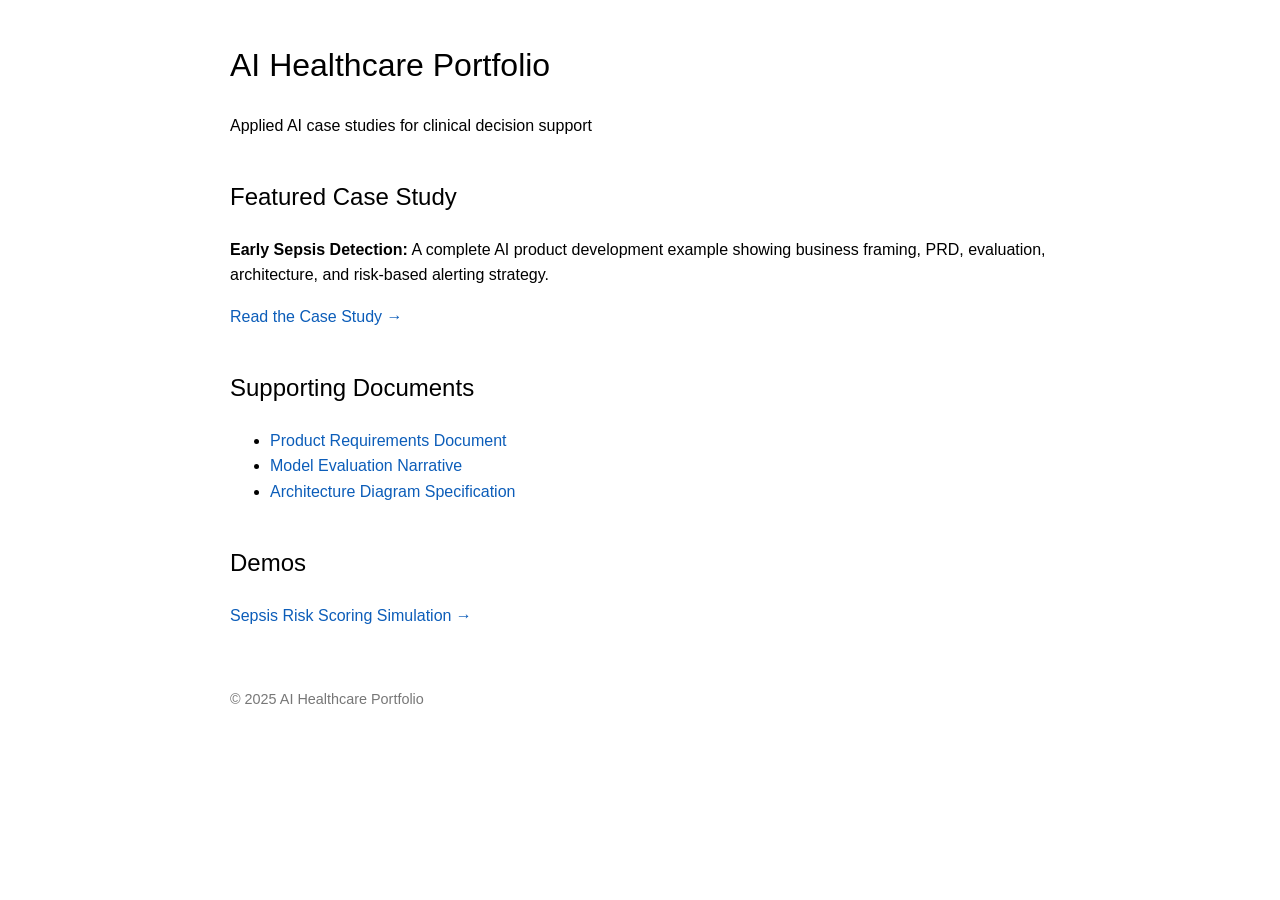
<file: index.html>
<!DOCTYPE html>
<html lang="en">
<head>
  <meta charset="UTF-8">
  <title>AI Healthcare Portfolio – Sepsis Detection</title>
  <link rel="stylesheet" href="styles.css">
</head>
<body>

<header>
  <h1>AI Healthcare Portfolio</h1>
  <p>Applied AI case studies for clinical decision support</p>
</header>

<section>
  <h2>Featured Case Study</h2>
  <p>
    <strong>Early Sepsis Detection:</strong> A complete AI product development example showing
    business framing, PRD, evaluation, architecture, and risk-based alerting strategy.
  </p>
  <a href="case-studies/sepsis-detection.md">Read the Case Study →</a>
</section>

<section>
  <h2>Supporting Documents</h2>
  <ul>
    <li><a href="prds/sepsis-detection-prd.md">Product Requirements Document</a></li>
    <li><a href="model-evaluations/sepsis-detection-eval.md">Model Evaluation Narrative</a></li>
    <li><a href="architecture/sepsis-diagram-spec.md">Architecture Diagram Specification</a></li>
  </ul>
</section>

<section>
  <h2>Demos</h2>
  <a href="demos/sepsis-simulation.ipynb">Sepsis Risk Scoring Simulation →</a>
</section>

<footer>
  <p>© 2025 AI Healthcare Portfolio</p>
</footer>

</body>
</html>
</file>
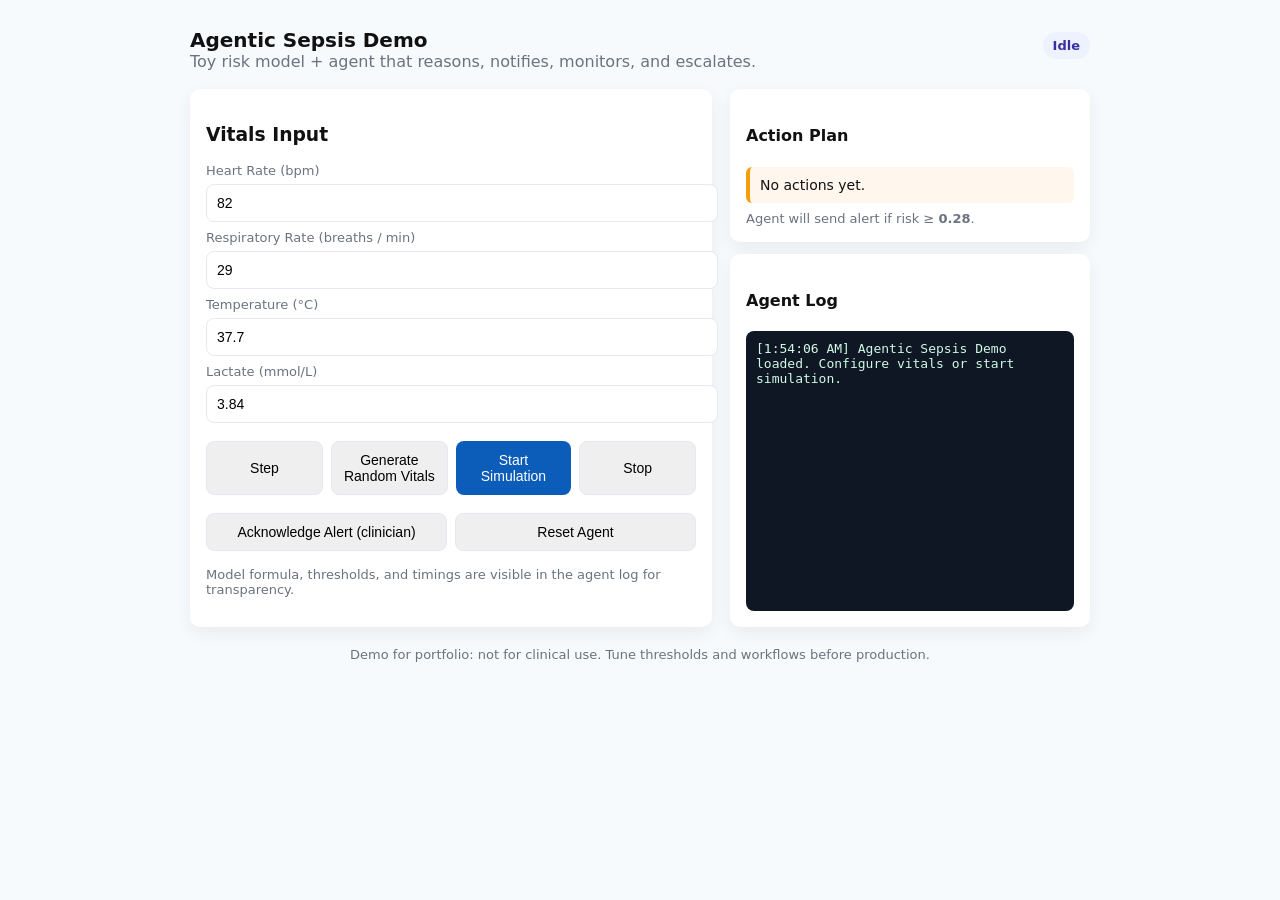
<file: agentic-sepsis-demo.html>
<!doctype html>
<html lang="en">
<head>
<meta charset="utf-8" />
<meta name="viewport" content="width=device-width,initial-scale=1" />
<title>Agentic Sepsis Demo — Vishwa</title>
<style>
  :root{--bg:#f7fafc;--card:#fff;--muted:#6b7280;--accent:#0c5db9}
  body{font-family:Inter,system-ui,Segoe UI,Roboto,Arial,sans-serif;background:var(--bg);margin:0;padding:28px;color:#111}
  .wrap{max-width:900px;margin:0 auto}
  header{display:flex;justify-content:space-between;align-items:center;margin-bottom:18px}
  h1{font-size:20px;margin:0}
  p.subtitle{margin:0;color:var(--muted)}
  .grid{display:grid;grid-template-columns:1fr 360px;gap:18px}
  .card{background:var(--card);padding:16px;border-radius:10px;box-shadow:0 6px 18px rgba(15,23,42,0.06)}
  label{font-size:13px;color:var(--muted);display:block;margin-bottom:6px}
  input[type=number], button, select{width:100%;padding:10px;border-radius:8px;border:1px solid #e6e9ef;font-size:14px}
  .controls{display:flex;gap:8px;margin-top:10px}
  button.primary{background:var(--accent);color:#fff;border:0}
  .log{height:260px;overflow:auto;background:#0f1724;color:#d1fae5;padding:10px;border-radius:8px;font-family:monospace;font-size:13px}
  .plan{background:#fff7ed;border-left:4px solid #f59e0b;padding:10px;border-radius:6px;font-size:14px}
  .small{font-size:13px;color:var(--muted);margin-top:8px}
  .status{display:flex;gap:8px;align-items:center;margin-bottom:8px}
  .pill{padding:6px 10px;border-radius:999px;background:#eef2ff;color:#3730a3;font-weight:600;font-size:13px}
  footer{margin-top:20px;color:var(--muted);font-size:13px;text-align:center}
  .muted{color:var(--muted)}
</style>
</head>
<body>
<div class="wrap">
  <header>
    <div>
      <h1>Agentic Sepsis Demo</h1>
      <p class="subtitle">Toy risk model + agent that reasons, notifies, monitors, and escalates.</p>
    </div>
    <div class="status">
      <div class="pill" id="agent-state">Idle</div>
    </div>
  </header>

  <div class="grid">
    <section class="card">
      <h3>Vitals Input</h3>
      <div style="display:grid;gap:8px;margin-top:8px">
        <div>
          <label>Heart Rate (bpm)</label>
          <input id="heart" type="number" value="92" min="30" max="220" />
        </div>
        <div>
          <label>Respiratory Rate (breaths / min)</label>
          <input id="resp" type="number" value="20" min="6" max="60" />
        </div>
        <div>
          <label>Temperature (°C)</label>
          <input id="temp" type="number" step="0.1" value="38.1" />
        </div>
        <div>
          <label>Lactate (mmol/L)</label>
          <input id="lactate" type="number" step="0.1" value="2.3" />
        </div>

        <div class="controls">
          <button id="stepBtn">Step</button>
          <button id="randBtn">Generate Random Vitals</button>
          <button id="startBtn" class="primary">Start Simulation</button>
          <button id="stopBtn">Stop</button>
        </div>

        <div class="controls">
          <button id="ackBtn">Acknowledge Alert (clinician)</button>
          <button id="resetBtn">Reset Agent</button>
        </div>

        <p class="small">Model formula, thresholds, and timings are visible in the agent log for transparency.</p>
      </div>
    </section>

    <aside>
      <div class="card" style="margin-bottom:12px">
        <h4>Action Plan</h4>
        <div id="actionPlan" class="plan">No actions yet.</div>
        <div class="small" style="margin-top:8px">Agent will send alert if risk ≥ <strong id="thresholdLabel">0.28</strong>.</div>
      </div>

      <div class="card">
        <h4>Agent Log</h4>
        <div id="log" class="log"></div>
      </div>
    </aside>
  </div>

  <footer>
    <div class="muted">Demo for portfolio: not for clinical use. Tune thresholds and workflows before production.</div>
  </footer>
</div>

<script>
(function(){
  // --- Configurable parameters ---
  const ALERT_THRESHOLD = 0.28;         // risk above which agent creates an action plan
  const ESCALATION_DELAY_MS = 9000;     // time to wait for ACK before escalating (9s for demo)
  const MONITOR_INTERVAL_MS = 4000;     // automated vitals polling interval during simulation
  // -------------------------------

  const heartEl = document.getElementById('heart');
  const respEl = document.getElementById('resp');
  const tempEl  = document.getElementById('temp');
  const lactateEl = document.getElementById('lactate');

  const stepBtn = document.getElementById('stepBtn');
  const randBtn = document.getElementById('randBtn');
  const startBtn= document.getElementById('startBtn');
  const stopBtn = document.getElementById('stopBtn');
  const ackBtn  = document.getElementById('ackBtn');
  const resetBtn= document.getElementById('resetBtn');

  const logEl = document.getElementById('log');
  const actionPlanEl = document.getElementById('actionPlan');
  const statePill = document.getElementById('agent-state');
  const thresholdLabel = document.getElementById('thresholdLabel');
  thresholdLabel.textContent = ALERT_THRESHOLD.toFixed(2);

  let simInterval = null;
  let escalationTimer = null;
  let agent = createAgent(ALERT_THRESHOLD);

  // Logging helper
  function log(msg){
    const t = new Date().toLocaleTimeString();
    const line = `[${t}] ${msg}`;
    const node = document.createElement('div');
    node.textContent = line;
    logEl.appendChild(node);
    logEl.scrollTop = logEl.scrollHeight;
    // keep a short history
    if (logEl.childNodes.length > 200) logEl.removeChild(logEl.firstChild);
  }

  // Random vitals generator (clinically plausible-ish ranges)
  function generateRandomVitals(){
    const hr = randInt(70, 140);
    const rr = randInt(12, 30);
    const temp = (Math.random() * 1.6) + 36.6; // ~36.6 - 38.2
    const lact = +(1 + Math.random() * 3).toFixed(2); // ~1.0 - 4.0
    heartEl.value = hr; respEl.value = rr; tempEl.value = temp.toFixed(1); lactateEl.value = lact;
  }
  function randInt(a,b){return Math.floor(Math.random()*(b-a+1))+a;}

  // Toy risk model (same logic as the notebook formula)
  function computeRisk(v){
    const score =
      (v.heart_rate - 70) * 0.002 +
      (v.resp_rate - 12) * 0.01 +
      (v.temp - 37) * 0.05 +
      (v.lactate - 1.2) * 0.1;
    return Math.max(0, Math.min(1, score));
  }

  // Agent factory
  function createAgent(threshold){
    return {
      threshold,
      alertSent: false,
      escalationSent: false,
      acknowledged: false,
      lastPlan: null
    };
  }

  // Agent observe & act
  function agentCycle(){
    const vitals = {
      heart_rate: Number(heartEl.value),
      resp_rate: Number(respEl.value),
      temp: Number(tempEl.value),
      lactate: Number(lactateEl.value)
    };
    const risk = computeRisk(vitals);
    log(`Observed vitals=${JSON.stringify(vitals)}, risk=${risk.toFixed(3)}`);

    if (risk >= agent.threshold){
      log('Risk above threshold → agent evaluates escalation criteria.');
      const plan = [
        "Recommend lactate test",
        "Re-check vitals in 15 minutes (simulated)",
        "Notify on-duty clinician with structured note"
      ];
      agent.lastPlan = plan;
      actionPlanEl.textContent = plan.join(' · ');
      // send alert if not already
      if (!agent.alertSent){
        sendAlert(plan, vitals, risk);
      } else {
        log('Alert already sent. Monitoring for ACK or escalation.');
      }
    } else {
      actionPlanEl.textContent = 'No actions. Continue monitoring.';
      log('Risk below threshold → continue monitoring.');
    }
  }

  function sendAlert(plan, vitals, risk){
    agent.alertSent = true;
    agent.acknowledged = false;
    agent.escalationSent = false;
    statePill.textContent = 'Alert Sent';
    statePill.style.background = '#fff0f6';
    statePill.style.color = '#9f1239';
    log('Sending clinician alert: structured note with top risk factors.');
    log(`[ACTION PLAN] ${plan.join(' | ')} — risk=${risk.toFixed(3)}`);
    // start escalation timer (demo uses short time)
    if (escalationTimer) clearTimeout(escalationTimer);
    escalationTimer = setTimeout(()=> {
      if (!agent.acknowledged && !agent.escalationSent){
        log('No clinician ACK received → escalating to senior clinician.');
        agent.escalationSent = true;
        statePill.textContent = 'Escalated';
        statePill.style.background = '#fff7ed';
        statePill.style.color = '#92400e';
      }
    }, ESCALATION_DELAY_MS);
  }

  // Acknowledge handler (simulate clinician)
  function acknowledge(){
    if (!agent.alertSent){
      log('No active alert to acknowledge.');
      return;
    }
    agent.acknowledged = true;
    agent.alertSent = false;
    agent.escalationSent = false;
    if (escalationTimer) clearTimeout(escalationTimer);
    statePill.textContent = 'Acknowledged';
    statePill.style.background = '#ecfdf5';
    statePill.style.color = '#065f46';
    log('Clinician acknowledged alert. Agent will monitor for stabilization.');
    // Agent can clear last plan after ACK
    setTimeout(()=> {
      actionPlanEl.textContent = 'Monitoring after ACK. No active actions.';
      statePill.textContent = 'Monitoring';
      statePill.style.background = '';
      statePill.style.color = '';
    }, 1200);
  }

  function resetAgent(){
    if (escalationTimer) clearTimeout(escalationTimer);
    agent = createAgent(ALERT_THRESHOLD);
    actionPlanEl.textContent = 'No actions yet.';
    statePill.textContent = 'Idle';
    statePill.style.background = '';
    statePill.style.color = '';
    log('Agent reset to Idle state.');
  }

  // UI bindings
  stepBtn.addEventListener('click', ()=> agentCycle());
  randBtn.addEventListener('click', ()=> generateRandomVitals());
  startBtn.addEventListener('click', ()=> {
    if (simInterval) { log('Simulation already running.'); return; }
    log('Starting automated simulation (vitals every ' + (MONITOR_INTERVAL_MS/1000) + 's).');
    simInterval = setInterval(()=> {
      generateRandomVitals();
      agentCycle();
    }, MONITOR_INTERVAL_MS);
    statePill.textContent = 'Running';
    statePill.style.background = '#ecfeff';
    statePill.style.color = '#065f46';
  });
  stopBtn.addEventListener('click', ()=> {
    if (simInterval) {
      clearInterval(simInterval);
      simInterval = null;
      log('Simulation stopped.');
      statePill.textContent = 'Stopped';
      statePill.style.background = '';
      statePill.style.color = '';
    } else {
      log('No simulation running.');
    }
  });
  ackBtn.addEventListener('click', ()=> acknowledge());
  resetBtn.addEventListener('click', ()=> resetAgent());

  // initial sample
  log('Agentic Sepsis Demo loaded. Configure vitals or start simulation.');
  generateRandomVitals();

})();
</script>
</body>
</html>
</file>
<file: styles.css>
body {
  font-family: Arial, sans-serif;
  margin: 40px auto;
  max-width: 820px;
  line-height: 1.6;
}

header, section {
  margin-bottom: 40px;
}

h1, h2 {
  font-weight: 500;
}

a {
  color: #0c5db9;
  text-decoration: none;
}

a:hover {
  text-decoration: underline;
}

footer {
  font-size: 0.9em;
  color: #777;
  margin-top: 60px;
}
</file>
